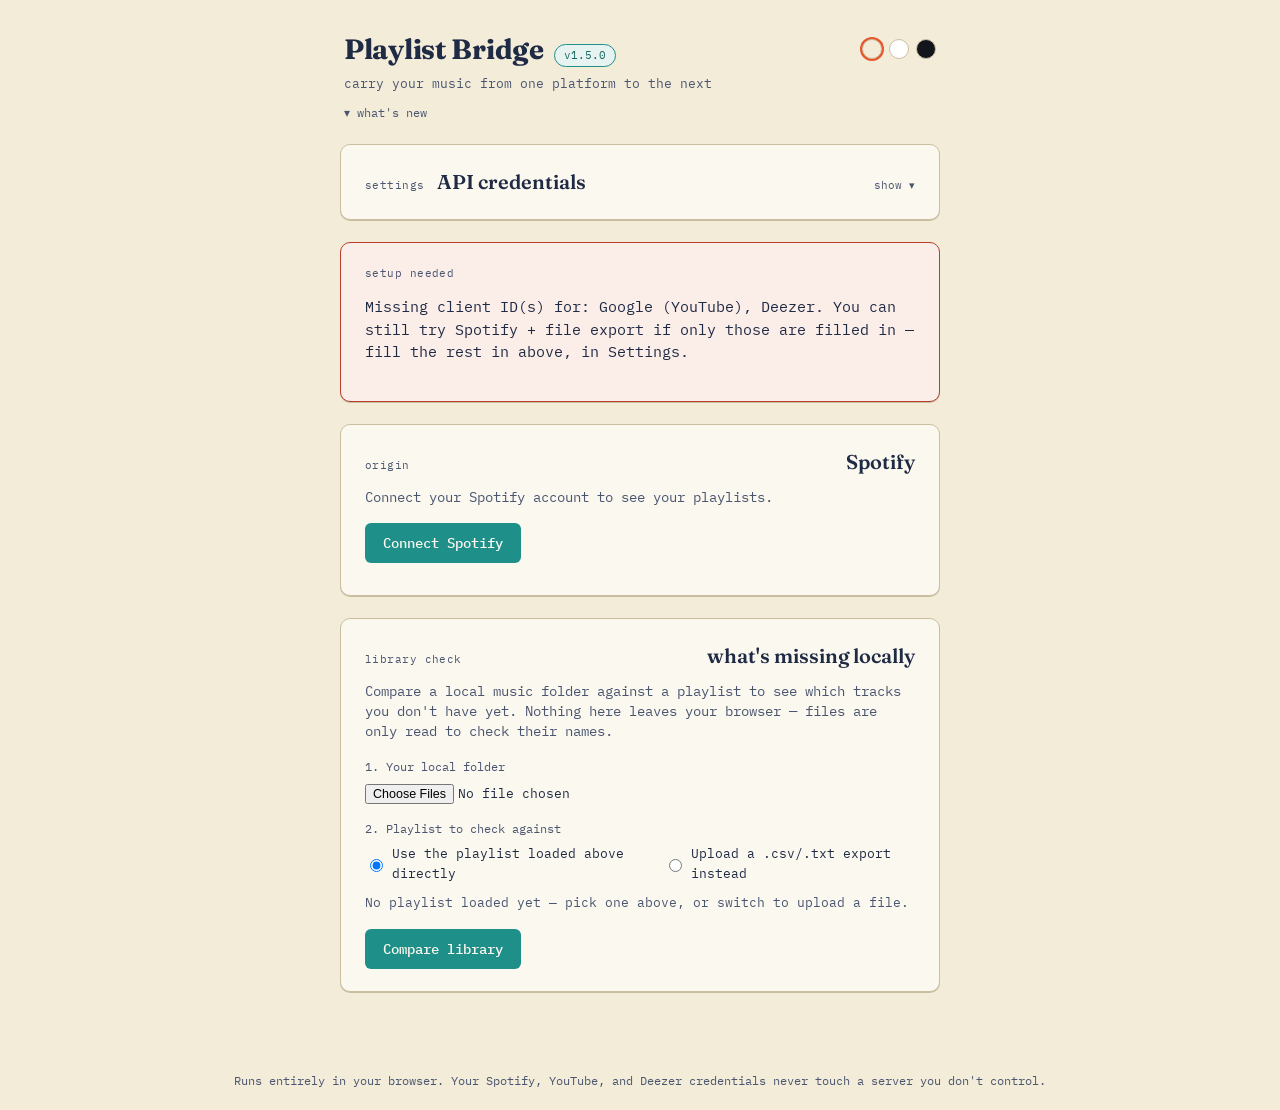
<file: index.html>
<!doctype html>
<html lang="en">
<head>
<meta charset="UTF-8" />
<meta name="viewport" content="width=device-width, initial-scale=1" />
<script>
  // Applied before the stylesheet paints anything, so switching themes
  // between visits doesn't flash the old theme for a frame.
  (function () {
    try {
      var t = localStorage.getItem("pb_theme");
      if (t) document.documentElement.setAttribute("data-theme", t);
    } catch (e) {}
  })();
</script>
<title>Playlist Bridge — move your music anywhere</title>
<link rel="preconnect" href="https://fonts.googleapis.com">
<link href="https://fonts.googleapis.com/css2?family=Fraunces:opsz,wght@9..144,400;9..144,600;9..144,700&family=IBM+Plex+Mono:wght@400;500;600&display=swap" rel="stylesheet">
<link rel="stylesheet" href="style.css?v=1.5.0" />
</head>
<body>

<header class="topbar">
  <div class="brand-row">
    <div class="brand-left">
      <div class="brand">Playlist Bridge</div>
      <span class="version-badge" id="versionBadge">v0.0.0</span>
    </div>
    <div class="theme-switch" id="themeSwitch" role="group" aria-label="Theme">
      <button type="button" class="theme-btn" data-theme="parchment" title="Parchment theme" style="background:#F3ECD9;"></button>
      <button type="button" class="theme-btn" data-theme="white" title="White theme" style="background:#FFFFFF;"></button>
      <button type="button" class="theme-btn" data-theme="dark" title="Dark theme" style="background:#12151C;"></button>
    </div>
  </div>
  <div class="tagline">carry your music from one platform to the next</div>
  <details class="changelog-details">
    <summary class="changelog-summary">what's new</summary>
    <ul id="changelogList" class="changelog-list"></ul>
  </details>
</header>

<main class="stage">

  <!-- SETTINGS: edit client IDs without touching config.js. Collapsed by
       default — these IDs aren't secrets (no client secret is ever used,
       that's the point of PKCE), but there's no reason to show them by default. -->
  <details id="step-settings" class="ticket settings-details">
    <summary class="settings-summary">
      <span class="ticket-label">settings</span>
      <span class="ticket-value">API credentials</span>
    </summary>

    <p class="ticket-copy" style="margin-top:14px;">
      Saved only in this browser (localStorage) — never sent anywhere but the provider you're connecting to.
      These are public Client IDs, not secrets — this app never uses a client secret — but feel free to keep them tucked away here regardless.
    </p>

    <div class="settings-grid">
      <label class="settings-field">
        <span>Spotify Client ID</span>
        <input type="text" id="cfgSpotifyId" autocomplete="off" spellcheck="false" />
      </label>
      <label class="settings-field">
        <span>Google (YouTube) Client ID</span>
        <input type="text" id="cfgGoogleId" autocomplete="off" spellcheck="false" />
      </label>
      <label class="settings-field">
        <span>Deezer Application ID</span>
        <input type="text" id="cfgDeezerId" autocomplete="off" spellcheck="false" />
      </label>
      <label class="settings-field">
        <span>Redirect URI to register with each provider</span>
        <input type="text" id="cfgRedirectUri" readonly />
      </label>
    </div>

    <button id="btnSaveSettings" class="btn btn-primary">Save settings</button>
    <div id="settingsStatus" class="status"></div>
  </details>

  <!-- SETUP WARNING (shown if any client ID is still a placeholder) -->
  <section id="setupWarning" class="ticket warn hidden">
    <div class="ticket-row">
      <div class="ticket-label">setup needed</div>
    </div>
    <p id="setupWarningText">Add your API client IDs above before this will work.</p>
  </section>

  <!-- STEP 1: CONNECT SPOTIFY -->
  <section id="step-connect" class="ticket">
    <div class="ticket-row">
      <div class="ticket-label">origin</div>
      <div class="ticket-value">Spotify</div>
    </div>
    <p class="ticket-copy">Connect your Spotify account to see your playlists.</p>
    <button id="btnConnectSpotify" class="btn btn-primary">Connect Spotify</button>
    <div id="spotifyStatus" class="status"></div>
  </section>

  <!-- STEP 2: CHOOSE PLAYLIST -->
  <section id="step-playlists" class="ticket hidden">
    <div class="ticket-row">
      <div class="ticket-label">boarding</div>
      <div class="ticket-value">choose a playlist</div>
    </div>
    <div id="playlistList" class="playlist-list"></div>
  </section>

  <!-- STEP 3: TRACK PREVIEW + DESTINATIONS -->
  <section id="step-destinations" class="ticket hidden">
    <div class="ticket-row perforated">
      <div class="ticket-label">destination</div>
      <div class="ticket-value" id="chosenPlaylistName">—</div>
    </div>

    <div class="track-preview">
      <div class="track-preview-head"><span id="trackCount">0</span> tracks — click any title/artist to fix it, ↗ opens the track on Spotify</div>
      <ul id="trackList" class="track-list"></ul>
      <button id="btnFixNamesMusicBrainz" type="button" class="btn btn-secondary">
        Auto-fix names (MusicBrainz → iTunes → Deezer, all free, no login)
      </button>
    </div>

    <label class="clean-toggle">
      <input type="checkbox" id="cleanNamesToggle" checked />
      <span>Clean noisy tags before saving/searching (Remastered, Live, Official Video, etc.)</span>
    </label>

    <fieldset class="dest-grid">
      <legend>send to (pick one)</legend>
      <label class="dest-option">
        <input type="radio" value="youtube" name="dest" />
        <span>YouTube Music</span>
      </label>
      <label class="dest-option">
        <input type="radio" value="deezer" name="dest" />
        <span>Deezer</span>
      </label>
      <label class="dest-option">
        <input type="radio" value="csv" name="dest" />
        <span>.csv file (full: +album, ISRC, link)</span>
      </label>
      <label class="dest-option">
        <input type="radio" value="csv-simple" name="dest" checked />
        <span>.csv file (simple: artist + title)</span>
      </label>
      <label class="dest-option">
        <input type="radio" value="txt" name="dest" />
        <span>.txt file</span>
      </label>
    </fieldset>

    <button id="btnTransfer" class="btn btn-primary">Transfer playlist</button>
  </section>

  <!-- STEP 4: PROGRESS LOG -->
  <section id="step-log" class="ticket hidden">
    <div class="ticket-row">
      <div class="ticket-label">status</div>
      <div class="ticket-value">transfer log</div>
    </div>
    <ul id="logList" class="log-list"></ul>
  </section>

  <!-- LIBRARY CHECK: compare a local folder against a playlist -->
  <section id="step-library" class="ticket">
    <div class="ticket-row">
      <div class="ticket-label">library check</div>
      <div class="ticket-value">what's missing locally</div>
    </div>
    <p class="ticket-copy">
      Compare a local music folder against a playlist to see which tracks you don't have yet.
      Nothing here leaves your browser — files are only read to check their names.
    </p>

    <div class="lib-field">
      <label class="lib-label">1. Your local folder</label>
      <input type="file" id="libFolderInput" webkitdirectory directory multiple />
      <div id="libFolderStatus" class="status"></div>
    </div>

    <div class="lib-field">
      <label class="lib-label">2. Playlist to check against</label>
      <div class="lib-source-toggle">
        <label>
          <input type="radio" name="libSource" value="session" id="libSourceSession" checked />
          Use the playlist loaded above directly
        </label>
        <label>
          <input type="radio" name="libSource" value="upload" id="libSourceUpload" />
          Upload a .csv/.txt export instead
        </label>
      </div>
      <div id="libSourceHint" class="status"></div>
      <input type="file" id="libPlaylistInput" accept=".csv,.txt" class="hidden" />
      <div id="libPlaylistStatus" class="status"></div>
    </div>

    <button id="btnCompareLibrary" class="btn btn-primary">Compare library</button>

    <div id="libResults" class="lib-results hidden">
      <div class="track-preview-head">
        <span id="libMissingCount">0</span> missing ·
        <span id="libUncertainCount">0</span> uncertain ·
        <span id="libTotalCount">0</span> total
      </div>

      <p class="ticket-copy" style="margin-top:10px;">Missing — no plausible local file found:</p>
      <ul id="libMissingList" class="track-list"></ul>
      <div class="lib-download-row">
        <button id="btnDownloadMissingCsv" class="btn btn-primary">Download missing.csv</button>
        <button id="btnDownloadMissingTxt" class="btn btn-primary">Download missing.txt</button>
      </div>

      <p class="ticket-copy" style="margin-top:18px;">Uncertain — a local file looks close but isn't a confident match, worth checking by ear:</p>
      <ul id="libUncertainList" class="track-list lib-uncertain-list"></ul>
      <div class="lib-download-row">
        <button id="btnDownloadUncertainCsv" class="btn btn-primary">Download uncertain_matches.csv</button>
      </div>
    </div>
  </section>

</main>

<footer class="foot">
  Runs entirely in your browser. Your Spotify, YouTube, and Deezer credentials never touch a server you don't control.
</footer>

<script src="config.js?v=1.5.0"></script>
<script src="matcher.js?v=1.5.0"></script>
<script src="app.js?v=1.5.0"></script>
</body>
</html>
</file>
<file: style.css>
/* ---------------------------------------------------------
   Playlist Bridge — design tokens
   Concept: your playlist as a boarding pass, moving from one
   platform (origin) to another (destination). Ticket-stub
   cards, perforated dividers, mono data fields.
   --------------------------------------------------------- */

:root,
:root[data-theme="parchment"] {
  --paper: #F3ECD9;       /* warm parchment background */
  --ink: #1F2A44;         /* deep navy-ink text */
  --ink-soft: #4A5570;
  --teal: #1E8F89;        /* primary action */
  --teal-dark: #146661;
  --flare: #E8552B;       /* transfer / motion accent */
  --line: #C9BFA0;        /* hairline / perforation */
  --card: #FBF8EF;
  --danger: #B8402B;
  --amber: #C98A1E;

  --tint-hover: #EFE7CE;
  --tint-teal: #E6F3F1;
  --tint-flare: #FDEDE6;
  --tint-danger: #FBEDE8;
  --tint-amber: #FBF1DE;

  --serif: "Fraunces", Georgia, serif;
  --mono: "IBM Plex Mono", "SF Mono", Consolas, monospace;
}

/* Dark theme — same ticket/boarding-pass concept, low-light palette. */
:root[data-theme="dark"] {
  --paper: #12151C;
  --ink: #E7E4D8;
  --ink-soft: #9AA2B4;
  --teal: #3FCFC2;
  --teal-dark: #2AA79C;
  --flare: #FF8B63;
  --line: #2A3040;
  --card: #191E27;
  --danger: #FF7A63;
  --amber: #E3A83C;

  --tint-hover: #232A38;
  --tint-teal: #1B3330;
  --tint-flare: #3A2620;
  --tint-danger: #3A2020;
  --tint-amber: #372B14;
}

/* White theme — clean/neutral, no parchment warmth. */
:root[data-theme="white"] {
  --paper: #FFFFFF;
  --ink: #1A1D24;
  --ink-soft: #5B6472;
  --teal: #0E8074;
  --teal-dark: #0B655C;
  --flare: #D6552E;
  --line: #E3E5EA;
  --card: #FAFAFB;
  --danger: #C4362A;
  --amber: #B8790F;

  --tint-hover: #F0F1F3;
  --tint-teal: #E5F3F1;
  --tint-flare: #FBEAE3;
  --tint-danger: #FBEAE7;
  --tint-amber: #FAF0DC;
}

.hidden { display: none; }

* { box-sizing: border-box; }

body {
  margin: 0;
  background: var(--paper);
  color: var(--ink);
  font-family: var(--mono);
  font-size: 15px;
  line-height: 1.5;
}

.topbar {
  display: flex;
  flex-direction: column;
  align-items: flex-start;
  padding: 28px 24px 18px;
  max-width: 640px;
  margin: 0 auto;
  gap: 4px;
}

.brand-row {
  display: flex;
  align-items: center;
  justify-content: space-between;
  gap: 10px;
  width: 100%;
  flex-wrap: wrap;
}

.brand-left {
  display: flex;
  align-items: baseline;
  gap: 10px;
  flex-wrap: wrap;
}

.theme-switch {
  display: flex;
  align-items: center;
  gap: 7px;
}

.theme-btn {
  width: 20px;
  height: 20px;
  border-radius: 50%;
  border: 1px solid var(--line);
  cursor: pointer;
  padding: 0;
  transition: transform 0.08s ease;
}

.theme-btn:hover { transform: scale(1.12); }

.theme-btn.active {
  box-shadow: 0 0 0 2px var(--flare);
}

.version-badge {
  font-family: var(--mono);
  font-size: 11px;
  color: var(--teal-dark);
  background: var(--tint-teal);
  border: 1px solid var(--teal);
  border-radius: 999px;
  padding: 2px 9px;
}

.changelog-details {
  margin-top: 6px;
}

.changelog-summary {
  font-size: 12px;
  color: var(--ink-soft);
  cursor: pointer;
  list-style: none;
}

.changelog-summary::-webkit-details-marker { display: none; }

.changelog-summary::before {
  content: "▾ ";
}

.changelog-details[open] .changelog-summary::before {
  content: "▴ ";
}

.changelog-list {
  list-style: none;
  margin: 10px 0 0;
  padding: 12px 14px;
  max-height: 220px;
  overflow-y: auto;
  background: var(--card);
  border: 1px solid var(--line);
  border-radius: 8px;
  font-size: 12px;
}

.changelog-entry {
  padding: 6px 0;
  border-bottom: 1px dashed var(--line);
}

.changelog-entry:last-child { border-bottom: none; }

.changelog-version {
  font-family: var(--serif);
  font-weight: 600;
  font-size: 13px;
  color: var(--ink);
  margin-bottom: 3px;
}

.changelog-date {
  font-family: var(--mono);
  font-weight: 400;
  font-size: 11px;
  color: var(--ink-soft);
}

.changelog-notes {
  margin: 0;
  padding-left: 16px;
  color: var(--ink-soft);
}

.changelog-notes li {
  margin-bottom: 3px;
}

.brand {
  font-family: var(--serif);
  font-weight: 700;
  font-size: 28px;
  letter-spacing: -0.01em;
}

.tagline {
  color: var(--ink-soft);
  font-size: 13px;
}

.stage {
  max-width: 640px;
  margin: 0 auto;
  padding: 4px 20px 60px;
  display: flex;
  flex-direction: column;
  gap: 22px;
}

/* ---------- ticket card ---------- */

.ticket {
  background: var(--card);
  border: 1px solid var(--line);
  border-radius: 10px;
  padding: 22px 24px;
  position: relative;
  box-shadow: 0 1px 0 var(--line);
}

.ticket.hidden { display: none; }

.ticket.warn {
  border-color: var(--danger);
  background: var(--tint-danger);
}

.ticket-row {
  display: flex;
  align-items: baseline;
  justify-content: space-between;
  gap: 12px;
  margin-bottom: 10px;
}

.ticket-row.perforated {
  padding-bottom: 16px;
  border-bottom: 1px dashed var(--line);
  margin-bottom: 18px;
}

.ticket-label {
  font-size: 11px;
  letter-spacing: 0.04em;
  color: var(--ink-soft);
}

.ticket-value {
  font-family: var(--serif);
  font-weight: 600;
  font-size: 20px;
  text-align: right;
}

.ticket-copy {
  color: var(--ink-soft);
  margin: 0 0 16px;
  font-size: 13.5px;
}

/* ---------- buttons ---------- */

.btn {
  font-family: var(--mono);
  font-size: 14px;
  font-weight: 500;
  border: none;
  border-radius: 6px;
  padding: 11px 18px;
  cursor: pointer;
  transition: transform 0.08s ease, background 0.15s ease;
}

.btn:active { transform: translateY(1px); }

.btn-primary {
  background: var(--teal);
  color: #FBF8EF;
}
.btn-primary:hover { background: var(--teal-dark); }
.btn-primary:disabled {
  background: var(--line);
  color: var(--ink-soft);
  cursor: not-allowed;
}

.btn-secondary {
  background: transparent;
  color: var(--teal-dark);
  border: 1px solid var(--teal);
  margin-top: 12px;
  font-size: 12.5px;
  padding: 8px 14px;
}
.btn-secondary:hover { background: var(--tint-teal); }
.btn-secondary:disabled {
  border-color: var(--line);
  color: var(--ink-soft);
  cursor: not-allowed;
}

.status {
  margin-top: 10px;
  font-size: 13px;
  color: var(--ink-soft);
}

/* ---------- playlist list ---------- */

.playlist-list {
  display: flex;
  flex-direction: column;
  gap: 8px;
}

.playlist-item {
  display: flex;
  align-items: center;
  justify-content: space-between;
  gap: 10px;
  padding: 12px 14px;
  border: 1px solid var(--line);
  border-radius: 8px;
  background: var(--paper);
  cursor: pointer;
  font-size: 13.5px;
  text-align: left;
}

.playlist-item:hover { border-color: var(--teal); }

.playlist-item .name {
  font-family: var(--serif);
  font-weight: 600;
  font-size: 16px;
  color: var(--ink);
}

.playlist-item .count {
  color: var(--ink-soft);
  white-space: nowrap;
}

.playlist-item-liked {
  border-color: var(--flare);
  background: var(--tint-flare);
  margin-bottom: 4px;
}

.playlist-item-liked .name { color: var(--flare); }
.playlist-item-liked:hover { border-color: var(--flare); }

/* ---------- track preview ---------- */

.track-preview-head {
  font-size: 12px;
  color: var(--ink-soft);
  margin-bottom: 8px;
}

.track-list {
  list-style: none;
  margin: 0 0 18px;
  padding: 0;
  max-height: 220px;
  overflow-y: auto;
  border-top: 1px dashed var(--line);
}

.track-list li {
  padding: 7px 0;
  border-bottom: 1px dashed var(--line);
  font-size: 13px;
  display: flex;
  justify-content: space-between;
  gap: 10px;
}

.track-list li .t-title {
  color: var(--ink-soft);
  white-space: nowrap;
  overflow: hidden;
  text-overflow: ellipsis;
}

.track-list li .t-artist {
  font-weight: 500;
  flex-shrink: 0;
}

.track-row {
  align-items: center;
}

.track-row [contenteditable="true"] {
  outline: none;
  border-radius: 4px;
  padding: 2px 4px;
  margin: -2px -4px;
}

.track-row [contenteditable="true"]:hover {
  background: var(--tint-hover);
}

.track-row [contenteditable="true"]:focus {
  background: var(--tint-flare);
  box-shadow: 0 0 0 1px var(--flare);
}

.t-link {
  color: var(--ink-soft);
  text-decoration: none;
  font-size: 13px;
  flex-shrink: 0;
  margin-left: 6px;
}

.t-link:hover {
  color: var(--flare);
}

/* ---------- destinations ---------- */

.clean-toggle {
  display: flex;
  align-items: flex-start;
  gap: 8px;
  font-size: 12.5px;
  color: var(--ink-soft);
  margin-bottom: 14px;
  cursor: pointer;
}

.clean-toggle input {
  margin-top: 2px;
  accent-color: var(--teal);
}

.dest-grid {
  border: none;
  padding: 0;
  margin: 0 0 18px;
  display: grid;
  grid-template-columns: 1fr 1fr;
  gap: 10px;
}

.dest-grid legend {
  font-size: 11px;
  letter-spacing: 0.04em;
  color: var(--ink-soft);
  padding: 0;
  margin-bottom: 8px;
  grid-column: 1 / -1;
}

.dest-option {
  display: flex;
  align-items: center;
  gap: 8px;
  border: 1px solid var(--line);
  border-radius: 8px;
  padding: 10px 12px;
  font-size: 13.5px;
  cursor: pointer;
  background: var(--paper);
}

.dest-option:has(input:checked) {
  border-color: var(--flare);
  background: var(--tint-flare);
}

.dest-option input { accent-color: var(--flare); }

/* ---------- log ---------- */

.log-list {
  list-style: none;
  margin: 0;
  padding: 0;
  font-size: 13px;
  max-height: 260px;
  overflow-y: auto;
}

.log-list li {
  padding: 6px 0;
  border-bottom: 1px dashed var(--line);
  display: flex;
  gap: 8px;
}

.log-list li.ok::before   { content: "✓"; color: var(--teal); }
.log-list li.err::before  { content: "✕"; color: var(--danger); }
.log-list li.info::before { content: "·"; color: var(--ink-soft); }

.foot {
  text-align: center;
  color: var(--ink-soft);
  font-size: 12px;
  padding: 20px;
}

code {
  background: var(--tint-hover);
  border-radius: 4px;
  padding: 1px 5px;
}

@media (max-width: 480px) {
  .dest-grid { grid-template-columns: 1fr; }
  .ticket-row { flex-direction: column; align-items: flex-start; gap: 2px; }
  .ticket-value { text-align: left; }
}

/* ---------- library check ---------- */

.lib-field {
  margin-bottom: 16px;
}

.lib-label {
  display: block;
  font-size: 12px;
  color: var(--ink-soft);
  margin-bottom: 6px;
}

.lib-field input[type="file"] {
  font-family: var(--mono);
  font-size: 12.5px;
  width: 100%;
}

.lib-results.hidden { display: none; }

.lib-results {
  margin-top: 18px;
  border-top: 1px dashed var(--line);
  padding-top: 16px;
}

.lib-download-row {
  display: flex;
  gap: 10px;
  margin-top: 14px;
  flex-wrap: wrap;
}

.lib-uncertain-list li {
  flex-direction: column;
  align-items: flex-start;
  gap: 4px;
}

.lib-uncertain-list .t-main {
  display: flex;
  justify-content: space-between;
  width: 100%;
  gap: 10px;
}

.lib-uncertain-list .t-candidate {
  font-size: 11.5px;
  color: var(--ink-soft);
}

/* ---------- status text highlighting ---------- */

.status-ok { color: var(--teal-dark); font-weight: 500; }
.status-err { color: var(--danger); font-weight: 500; }
.status-info { color: var(--ink-soft); }

/* ---------- destination result highlighting (after transfer) ---------- */

.dest-option.result-ok {
  border-color: var(--teal);
  background: var(--tint-teal);
}
.dest-option.result-partial {
  border-color: var(--amber);
  background: var(--tint-amber);
}
.dest-option.result-fail {
  border-color: var(--danger);
  background: var(--tint-danger);
}

/* ---------- library row highlighting ---------- */

#libMissingList li {
  border-left: 3px solid var(--danger);
  padding-left: 8px;
}
#libUncertainList li {
  border-left: 3px solid var(--amber);
  padding-left: 8px;
}

/* ---------- settings panel ---------- */

/* ---------- settings panel (collapsible) ---------- */

.settings-details {
  padding: 0;
}

.settings-summary {
  display: flex;
  align-items: baseline;
  justify-content: space-between;
  gap: 12px;
  padding: 22px 24px;
  cursor: pointer;
  list-style: none;
}

.settings-summary::-webkit-details-marker { display: none; }

.settings-summary::after {
  content: "show ▾";
  font-size: 11px;
  color: var(--ink-soft);
  margin-left: auto;
  order: 3;
}

.settings-details[open] .settings-summary::after {
  content: "hide ▴";
}

.settings-details > *:not(.settings-summary) {
  padding: 0 24px 22px;
}

.settings-details[open] .settings-summary {
  border-bottom: 1px dashed var(--line);
  margin-bottom: 4px;
}

.settings-grid {
  display: flex;
  flex-direction: column;
  gap: 12px;
  margin-bottom: 16px;
}

.settings-field {
  display: flex;
  flex-direction: column;
  gap: 5px;
}

.settings-field span {
  font-size: 11px;
  color: var(--ink-soft);
  letter-spacing: 0.02em;
}

.settings-field input {
  font-family: var(--mono);
  font-size: 13px;
  padding: 9px 10px;
  border: 1px solid var(--line);
  border-radius: 6px;
  background: var(--paper);
  color: var(--ink);
}

.settings-field input:read-only {
  color: var(--ink-soft);
  background: var(--tint-hover);
}

/* ---------- library source toggle ---------- */

.lib-source-toggle {
  display: flex;
  gap: 14px;
  margin-bottom: 10px;
  font-size: 13px;
}

.lib-source-toggle label {
  display: flex;
  align-items: center;
  gap: 6px;
  cursor: pointer;
}
</file>
